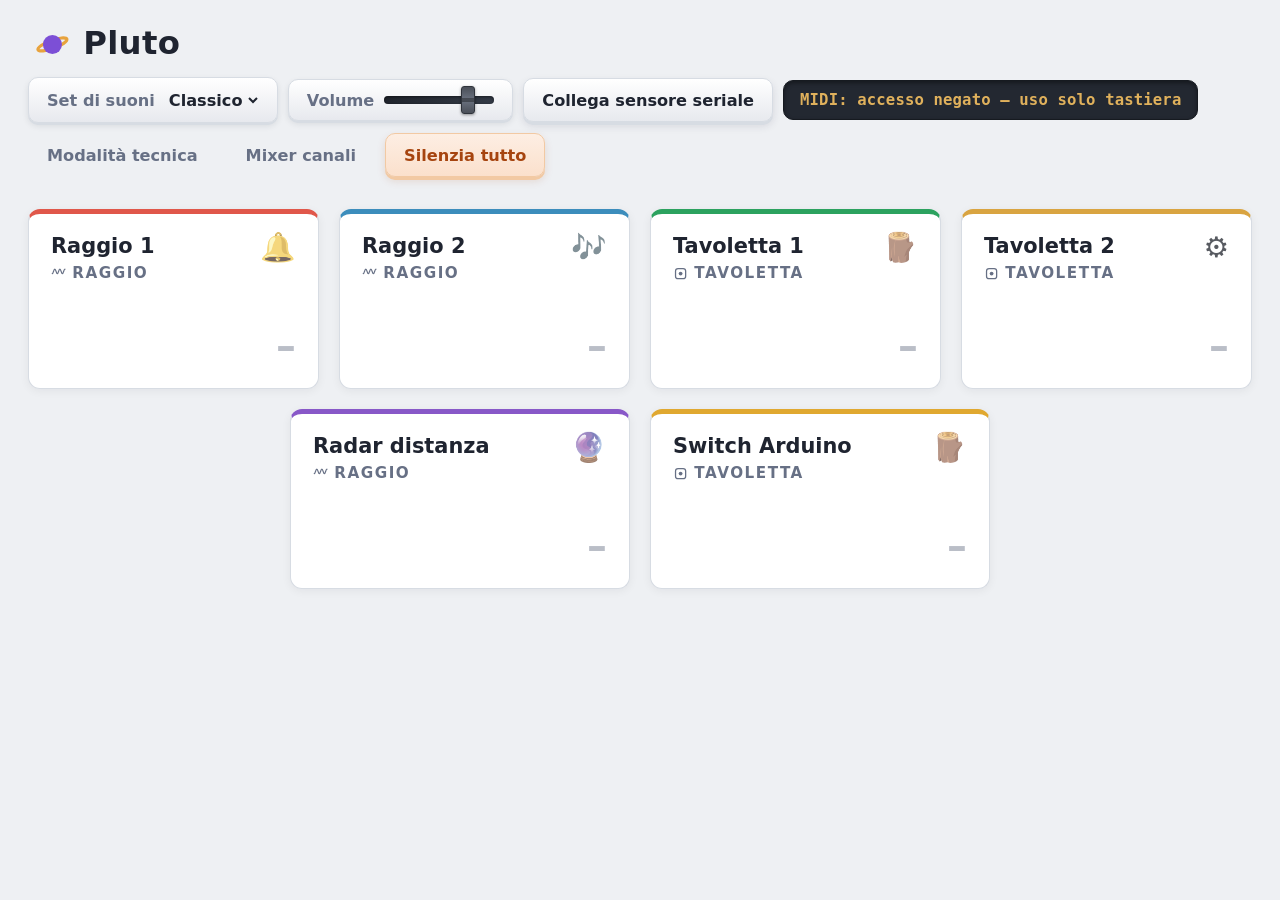
<file: software/pluto-runtime/index.html>
<!doctype html>
<html lang="it">
<head>
<meta charset="utf-8" />
<meta name="viewport" content="width=device-width, initial-scale=1" />
<title>Pluto — runtime</title>
<!-- Stesso disegno "pianeta ad anello" dell'icona dell'app Android
     (android-kiosk/app/src/main/res/drawable/ic_launcher_foreground.xml):
     stesso logo sulla Home del tablet e qui. -->
<link rel="icon" href="data:image/svg+xml,%3Csvg xmlns='http://www.w3.org/2000/svg' viewBox='0 0 100 100'%3E%3Crect width='100' height='100' rx='20' fill='%23FAF6EF'/%3E%3Cellipse cx='54' cy='54' rx='34' ry='9' fill='none' stroke='%23E8A33D' stroke-width='7' transform='rotate(-20 54 54)'/%3E%3Ccircle cx='54' cy='54' r='21' fill='%237C4FD6'/%3E%3C/svg%3E" />
<link rel="stylesheet" href="style.css" />
</head>
<body>

  <header>
    <div class="header-main">
      <h1>
        <svg class="title-mark" viewBox="0 0 100 100" aria-hidden="true">
          <ellipse cx="54" cy="54" rx="34" ry="9" fill="none" stroke="#E8A33D" stroke-width="7" transform="rotate(-20 54 54)" />
          <circle cx="54" cy="54" r="21" fill="#7C4FD6" />
        </svg>
        Pluto
      </h1>
      <div class="status-group">
        <label class="preset-picker">
          <span class="preset-picker__label">Set di suoni</span>
          <select id="presetSelect" aria-label="Set di suoni attivo"></select>
        </label>
        <label class="volume-control">
          <span class="volume-control__label">Volume</span>
          <input type="range" id="volumeSlider" class="pan-slider" min="0" max="100" value="80" aria-label="Volume generale" />
        </label>
        <button id="radarConnect" class="status-button">Collega sensore seriale</button>
        <div id="midiStatus" class="status">MIDI: inizializzazione…</div>
        <button id="techToggle" class="status-button status-button--ghost" aria-pressed="false">Modalità tecnica</button>
        <button id="mixerToggle" class="status-button status-button--ghost" aria-pressed="false">Mixer canali</button>
        <button id="stopAll" class="status-button status-button--warn">Silenzia tutto</button>
      </div>
    </div>
    <div class="window-controls">
      <button id="closeButton" class="status-button status-button--ghost" hidden>Chiudi app</button>
    </div>
  </header>

  <!-- Visibile solo dentro l'app Android (vedi initCloseButton in app.js):
       in un browser normale non c'e' nulla da "chiudere" in questo senso,
       quindi il pulsante resta nascosto. -->
  <div id="closeConfirm" class="close-confirm" hidden>
    <div class="close-confirm__box">
      <p>Chiudere l'app?</p>
      <div class="close-confirm__actions">
        <button id="closeConfirmYes" class="status-button status-button--warn">Sì, chiudi</button>
        <button id="closeConfirmNo" class="status-button status-button--ghost">Annulla</button>
      </div>
    </div>
  </div>

  <main id="stage">
    <!-- Un riquadro per ogni canale configurato: si illumina quando l'oggetto fisico viene attivato.
         Pensato come primo feedback visivo per il paziente/l'educatore; i colori vengono da config/mapping.js -->
  </main>

  <div id="mixerPanel" class="mixer-panel" hidden>
    <section>
      <div class="panel-header">
        <h2>Mixer canali</h2>
        <button type="button" id="mixerInfoBtn" class="info-btn" aria-pressed="false" aria-label="Informazioni su Mixer canali">i</button>
      </div>
      <p id="mixerInfo" class="info-popover" hidden>
        Volume, Muto, Solo e Pan per ogni sensore, per bilanciare il mix "al momento" (es. mentre si prova
        un brano) o isolare un canale con "Solo". Valido solo per questa sessione: si perde cambiando
        preset o ricaricando la pagina — per salvare Volume/Muto/Pan in modo permanente usa l'editor del
        musicista ("Solo" invece non si salva mai, e' solo un aiuto per l'ascolto).
      </p>
      <div id="mixerSliders" class="mixer-sliders"></div>
    </section>
  </div>

  <div id="debugPanel" class="debug-panel" hidden>
    <section id="midiMonitor">
      <div class="panel-header">
        <h2>Monitor MIDI grezzo</h2>
        <button type="button" id="midiInfoBtn" class="info-btn" aria-pressed="false" aria-label="Informazioni sul Monitor MIDI">i</button>
      </div>
      <p id="midiInfo" class="info-popover" hidden>
        Mostra ogni messaggio ricevuto, anche su canali non ancora configurati in <code>config/mapping.js</code>.
        Serve a scoprire su quale canale/numero manda davvero un jack dell'eobody collegandoci un sensore.
      </p>
      <div id="midiLog"></div>
    </section>

    <footer>
      <p>
        <strong>Modalita' test da tastiera</strong> (finche' non e' collegato l'eobody III):
        tasti <kbd>1</kbd>–<kbd>0</kbd> = Raggio 1, <kbd>Q</kbd>/<kbd>W</kbd> = Tavolette.
        Clicca prima sulla pagina per attivare l'audio del browser.
      </p>
      <p class="hint">Tocca un riquadro per provarne il suono (utile anche su tablet, senza tastiera).</p>
      <p class="hint">Mappatura suoni: <code>config/mapping.js</code> — modificabile senza toccare il codice.</p>
    </footer>
  </div>

  <script src="config/mapping.js"></script>
  <script src="app.js"></script>
</body>
</html>
</file>
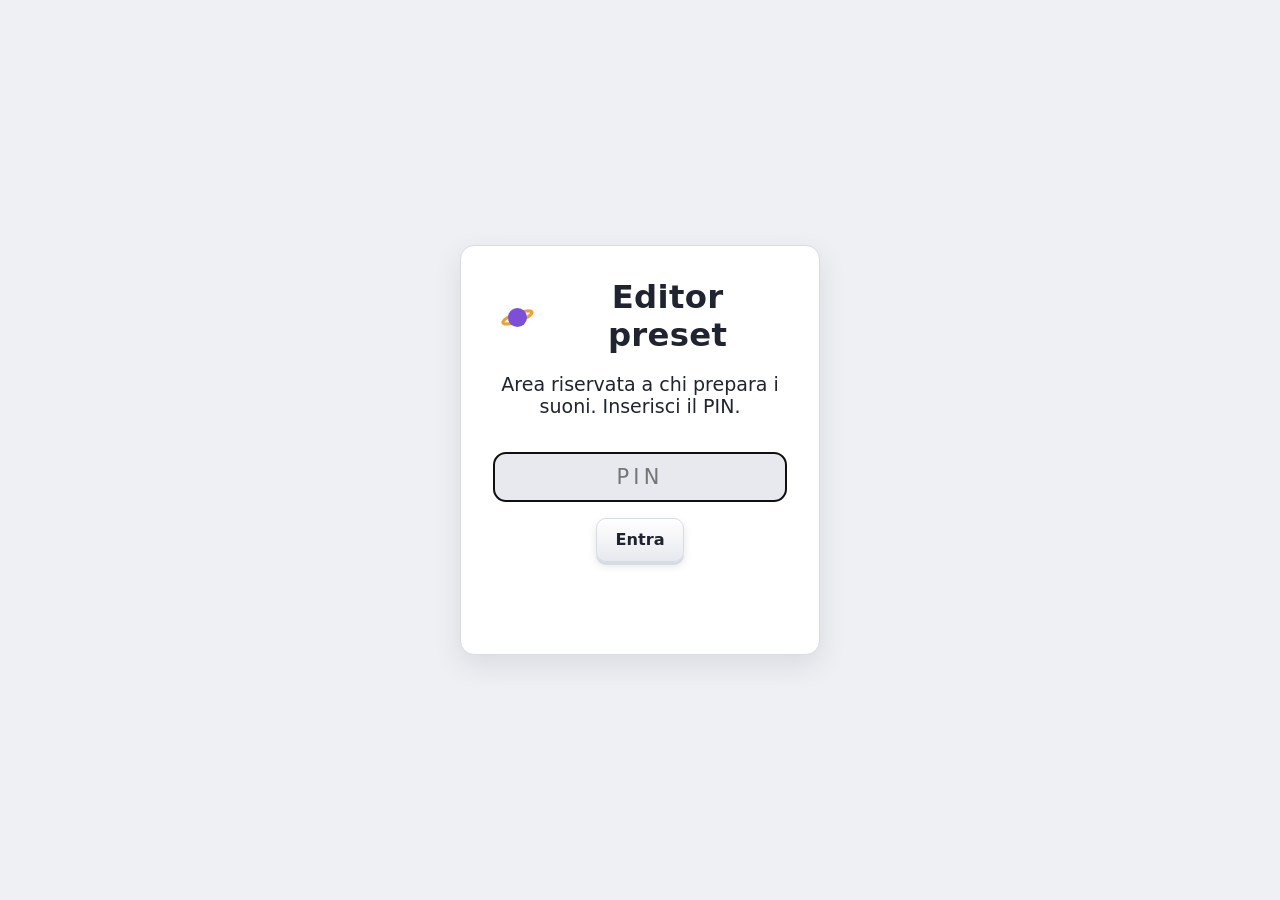
<file: software/pluto-runtime/editor.html>
<!doctype html>
<html lang="it">
<head>
<meta charset="utf-8" />
<meta name="viewport" content="width=device-width, initial-scale=1" />
<title>Pluto — editor preset</title>
<link rel="icon" href="data:image/svg+xml,%3Csvg xmlns='http://www.w3.org/2000/svg' viewBox='0 0 100 100'%3E%3Crect width='100' height='100' rx='20' fill='%23FAF6EF'/%3E%3Cellipse cx='54' cy='54' rx='34' ry='9' fill='none' stroke='%23E8A33D' stroke-width='7' transform='rotate(-20 54 54)'/%3E%3Ccircle cx='54' cy='54' r='21' fill='%237C4FD6'/%3E%3C/svg%3E" />
<link rel="stylesheet" href="style.css" />
<link rel="stylesheet" href="editor.css" />
</head>
<body class="editor-body">

  <!--
    Pagina pensata per il musicista, non per l'educatore: niente link verso
    qui dall'app principale (index.html). Protetta da un PIN semplice (vedi
    editor.js) — un deterrente contro l'apertura per sbaglio, non una vera
    sicurezza: e' tutto statico, senza server, quindi aggirabile da chi
    legge il codice sorgente.
  -->
  <div id="lockScreen" class="lock-screen">
    <div class="lock-box">
      <h1>
        <svg class="title-mark" viewBox="0 0 100 100" aria-hidden="true">
          <ellipse cx="54" cy="54" rx="34" ry="9" fill="none" stroke="#E8A33D" stroke-width="7" transform="rotate(-20 54 54)" />
          <circle cx="54" cy="54" r="21" fill="#7C4FD6" />
        </svg>
        Editor preset
      </h1>
      <p class="hint">Area riservata a chi prepara i suoni. Inserisci il PIN.</p>
      <input type="password" id="pinInput" inputmode="text" autocomplete="off" placeholder="PIN" />
      <button id="pinSubmit" class="status-button">Entra</button>
      <p id="pinError" class="lock-error"></p>
    </div>
  </div>

  <div id="editorApp" class="editor-app" hidden>
    <header>
      <div class="header-main">
        <h1>
          <svg class="title-mark" viewBox="0 0 100 100" aria-hidden="true">
            <ellipse cx="54" cy="54" rx="34" ry="9" fill="none" stroke="#E8A33D" stroke-width="7" transform="rotate(-20 54 54)" />
            <circle cx="54" cy="54" r="21" fill="#7C4FD6" />
          </svg>
          Editor preset
        </h1>
        <div class="status-group">
          <label class="preset-picker">
            <span class="preset-picker__label">Preset</span>
            <select id="presetSelect" aria-label="Preset in modifica"></select>
          </label>
          <button id="presetDuplicate" class="status-button">Duplica</button>
          <button id="presetRename" class="status-button">Rinomina</button>
          <button id="presetDelete" class="status-button status-button--warn">Elimina</button>
          <button id="presetSetDefault" class="status-button status-button--ghost">Imposta come default</button>
        </div>
      </div>
      <div class="window-controls">
        <a id="backToPlutoLink" href="index.html" class="status-button status-button--ghost">← Torna a Pluto</a>
        <button id="closeButton" class="status-button status-button--ghost" hidden>Chiudi app</button>
      </div>
    </header>

    <!-- Visibile solo dentro l'app Android (vedi initCloseButton in editor.js) -->
    <div id="closeConfirm" class="close-confirm" hidden>
      <div class="close-confirm__box">
        <p id="closeConfirmText">Chiudere l'app?</p>
        <div class="close-confirm__actions">
          <button id="closeConfirmYes" class="status-button status-button--warn">Sì, chiudi</button>
          <button id="closeConfirmNo" class="status-button status-button--ghost">Annulla</button>
        </div>
      </div>
    </div>

    <!-- Conferma per "Torna a Pluto" con modifiche non salvate: non ci si
         affida al dialogo nativo beforeunload (vedi initBackLink in
         editor.js) — nella WebView dell'app Android non viene mostrato,
         senza un WebChromeClient configurato, quindi il click sembrerebbe
         non fare nulla. -->
    <div id="leaveConfirm" class="close-confirm" hidden>
      <div class="close-confirm__box">
        <p>Ci sono modifiche non salvate. Tornare comunque a Pluto?</p>
        <div class="close-confirm__actions">
          <button id="leaveConfirmYes" class="status-button status-button--warn">Sì, torna indietro</button>
          <button id="leaveConfirmNo" class="status-button status-button--ghost">Annulla</button>
        </div>
      </div>
    </div>

    <div class="editor-layout">
      <nav id="channelTabs" class="channel-tabs" aria-label="Canali del preset"></nav>

      <section id="channelForm" class="channel-form"></section>
    </div>

    <footer class="editor-footer">
      <button id="saveButton" class="status-button status-button--active">Salva su config/mapping.js</button>
      <span id="saveStatus" class="hint"></span>
    </footer>
  </div>

  <script src="config/mapping.js"></script>
  <script src="editor.js"></script>
</body>
</html>
</file>
<file: software/pluto-runtime/style.css>
:root {
  color-scheme: light;
  --bg: #eef0f3;
  --panel: #ffffff;
  --panel-soft: #e7e9ee;
  --text: #1f2430;
  --muted: #677085;
  --accent: #3a5a99;
  --accent-soft: #e5ecf6;
  --border: #d7dce3;
  --display-bg: #232831;
  --display-text: #cdd6e3;
  --display-border: #161a20;
}

* { box-sizing: border-box; }

html { font-size: 16px; }

/* su schermi piu' larghi (tablet in orizzontale) tutto un filo piu' grande,
   per restare comodo da leggere/toccare a distanza */
@media (min-width: 900px) {
  html { font-size: 19px; }
}

body {
  margin: 0;
  min-height: 100vh;
  display: flex;
  flex-direction: column;
  color: var(--text);
  font-family: "Segoe UI", system-ui, -apple-system, "Noto Sans", sans-serif;
  background: var(--bg);
  -webkit-tap-highlight-color: transparent;
}

header {
  display: flex;
  align-items: flex-start;
  justify-content: space-between;
  gap: 12px;
  padding: 20px 28px;
}

/* Titolo + controlli principali: wrappano insieme su schermi stretti. I
   controlli di finestra (Chiudi/Torna) stanno in un gruppo separato (vedi
   .window-controls), ancorato sempre in alto a destra, cosi' non si
   spostano quando questo gruppo va a capo. */
.header-main {
  display: flex;
  flex-wrap: wrap;
  align-items: center;
  gap: 12px;
  flex: 1 1 auto;
  min-width: 0;
}

h1 {
  margin: 0;
  font-size: 1.7rem;
  font-weight: 800;
  letter-spacing: 0.01em;
  display: flex;
  align-items: center;
  gap: 10px;
  color: var(--text);
}

.title-mark { width: 1.4em; height: 1.4em; flex-shrink: 0; }

.status-group {
  display: flex;
  flex-wrap: wrap;
  align-items: center;
  gap: 10px;
}

/* Come una barra del titolo di un programma a finestra: Chiudi (e, nell'
   editor, Torna a Pluto) restano sempre nell'angolo in alto a destra,
   mai dentro al flusso di .status-group che puo' andare a capo. */
.window-controls {
  display: flex;
  gap: 8px;
  flex-shrink: 0;
}

.preset-picker {
  display: flex;
  align-items: center;
  gap: 8px;
  font-size: 0.85rem;
  font-weight: 700;
  color: var(--muted);
  background: linear-gradient(to bottom, #ffffff, var(--panel-soft));
  border: 1px solid var(--border);
  border-radius: 10px;
  padding: 6px 16px 6px 18px;
  box-shadow: 0 2px 0 var(--border), 0 3px 6px rgba(31, 36, 48, 0.1);
}

.preset-picker select {
  font: inherit;
  font-size: 0.85rem;
  font-weight: 700;
  color: var(--text);
  background: transparent;
  border: none;
  padding: 4px 2px;
  min-height: 32px;
  cursor: pointer;
}

.volume-control {
  display: flex;
  align-items: center;
  gap: 10px;
  font-size: 0.85rem;
  font-weight: 700;
  color: var(--muted);
  background: linear-gradient(to bottom, #ffffff, var(--panel-soft));
  border: 1px solid var(--border);
  border-radius: 10px;
  padding: 6px 18px;
  box-shadow: 0 2px 0 var(--border), 0 3px 6px rgba(31, 36, 48, 0.1);
}

.volume-control .pan-slider {
  width: 110px;
  flex: 0 0 auto;
  min-width: 0;
}

/* Display di sola lettura (stato, non un controllo): incassato e scuro,
   come il quadrante di uno strumento — ben distinto dai pulsanti/slider
   in rilievo, cosi' si capisce a colpo d'occhio cosa si puo' toccare e
   cosa invece e' solo un'informazione. */
.status,
#radarConnect:disabled {
  font-family: "Consolas", "SF Mono", monospace;
  font-size: 0.82rem;
  font-weight: 600;
  letter-spacing: 0.01em;
  color: var(--display-text);
  padding: 10px 16px;
  border-radius: 10px;
  background: var(--display-bg);
  border: 1px solid var(--display-border);
  box-shadow: inset 0 2px 4px rgba(0, 0, 0, 0.4);
}

.status.ok { color: #7fd9a0; }
.status.warn { color: #e0b15c; }

/* "Tasto fisico": un rilievo sotto (il "bordo" piu' scuro, simile alla
   base su cui poggia un vero pulsante) piu' un'ombra ambientale per la
   profondita'. Alla pressione (:active) o se resta impegnato (--active,
   vedi Muto/Solo/Modalita' tecnica ecc.) il rilievo si assottiglia e il
   tasto scende, come se affondasse davvero nella sua sede. */
.status-button {
  font: inherit;
  font-size: 0.85rem;
  font-weight: 700;
  color: var(--text);
  background: linear-gradient(to bottom, #ffffff, var(--panel-soft));
  border: 1px solid var(--border);
  border-radius: 10px;
  padding: 10px 18px;
  min-height: 44px; /* dimensione comoda per il tocco, non solo per il mouse */
  cursor: pointer;
  box-shadow: 0 3px 0 var(--border), 0 4px 8px rgba(43, 36, 64, 0.12);
  transition: background-color 120ms ease, transform 80ms ease, box-shadow 80ms ease;
}

.status-button:hover:not(:disabled) { background: linear-gradient(to bottom, #ffffff, var(--panel)); }

.status-button:active:not(:disabled) {
  transform: translateY(3px);
  box-shadow: 0 0 0 var(--border), 0 1px 2px rgba(43, 36, 64, 0.12);
}

.status-button:disabled { color: var(--muted); cursor: default; box-shadow: none; }

.status-button--ghost {
  background: transparent;
  color: var(--muted);
  border-color: transparent;
  box-shadow: none;
}

.status-button--ghost:hover:not(:disabled) {
  background: var(--panel);
  border-color: var(--border);
}

.status-button--ghost:active:not(:disabled) {
  transform: translateY(1px);
  box-shadow: none;
}

/* Impegnato (es. "Mixer canali" aperto): resta visivamente "premuto", non
   solo colorato diverso — un'ombra interna al posto del rilievo esterno. */
.status-button--ghost.status-button--active {
  color: var(--accent);
  border-color: var(--accent);
  background: var(--accent-soft);
  box-shadow: inset 0 1px 3px rgba(58, 90, 153, 0.35);
  transform: translateY(1px);
}

/* "Silenzia tutto": un pulsante di sicurezza, colorato apposta per
   distinguerlo a colpo d'occhio dagli altri controlli (non uno stato da
   attivare/disattivare come gli altri, e' un'azione immediata). */
.status-button--warn {
  color: #a6440f;
  background: linear-gradient(to bottom, #fdeee3, #fbe0cc);
  border-color: #f2c9a3;
  box-shadow: 0 3px 0 #f2c9a3, 0 4px 8px rgba(166, 68, 15, 0.15);
}

.status-button--warn:hover:not(:disabled) { background: linear-gradient(to bottom, #fdeee3, #f7d4b0); }

.status-button--warn:active:not(:disabled) {
  box-shadow: 0 0 0 #f2c9a3, 0 1px 2px rgba(166, 68, 15, 0.15);
}

main#stage {
  flex: 1;
  display: flex;
  flex-wrap: wrap;
  justify-content: center;
  align-content: flex-start;
  gap: 20px;
  padding: 12px 28px 32px;
}

.channel-tile {
  background: var(--panel);
  border-radius: 12px;
  padding: 20px 22px;
  min-height: 180px;
  flex: 1 1 260px;
  max-width: 340px;
  display: flex;
  flex-direction: column;
  justify-content: space-between;
  /* Il colore del canale e' una sottile barra in alto, come l'etichetta
     di un canale su un mixer — non un bordo intero: basta per riconoscere
     il canale a colpo d'occhio senza colorare tutto il riquadro. */
  border: 1px solid var(--border);
  border-top: 5px solid var(--tile-color);
  box-shadow: 0 2px 10px rgba(20, 24, 32, 0.06);
  position: relative;
  overflow: hidden;
  cursor: pointer; /* "tocca per provare", vedi previewChannel in app.js */
  transition: border-color 80ms linear, box-shadow 80ms linear, transform 150ms ease, background-color 80ms linear;
}

.channel-tile:hover { box-shadow: 0 4px 16px rgba(20, 24, 32, 0.1); }
.channel-tile:active { transform: scale(0.98); }

.channel-tile__top {
  display: flex;
  align-items: flex-start;
  justify-content: space-between;
  gap: 10px;
}

.icon-emoji {
  font-size: 1.5rem;
  line-height: 1;
  opacity: 0.75;
  filter: grayscale(0.25);
}

.channel-tile .label {
  font-size: 1.1rem;
  font-weight: 800;
  color: var(--text);
}

.channel-tile .type {
  display: flex;
  align-items: center;
  gap: 6px;
  color: var(--muted);
  font-size: 0.8rem;
  font-weight: 700;
  text-transform: uppercase;
  letter-spacing: 0.1em;
  margin-top: 6px;
}

.type-icon {
  width: 1em;
  height: 1em;
  flex-shrink: 0;
}

.channel-tile .note {
  font-size: 2.1rem;
  font-weight: 800;
  font-variant-numeric: tabular-nums;
  align-self: flex-end;
  color: var(--muted);
  opacity: 0.45;
  transition: opacity 80ms linear, color 80ms linear;
}

/* .active viene aggiunta/rimossa via JS a ogni nota — il feedback immediato
   che un sensore e' stato attivato: un tint leggero del colore del canale,
   un bordo piu' marcato e la nota in evidenza, senza riempire tutto il
   riquadro di colore pieno. */
.channel-tile.active {
  background-color: color-mix(in srgb, var(--tile-color) 10%, var(--panel));
  border-color: color-mix(in srgb, var(--tile-color) 55%, var(--border));
  border-top-color: var(--tile-color);
  box-shadow: 0 4px 16px color-mix(in srgb, var(--tile-color) 30%, transparent);
  transform: scale(1.01);
}

.channel-tile.active .label { color: var(--text); }

.channel-tile.active .type {
  color: color-mix(in srgb, var(--tile-color) 65%, var(--muted));
  opacity: 1;
}

.channel-tile.active .note {
  color: color-mix(in srgb, var(--tile-color) 80%, var(--text));
  opacity: 1;
}

.channel-tile.active .icon-emoji { opacity: 1; filter: none; }

.debug-panel,
.mixer-panel {
  padding: 0 28px 24px;
}

#midiMonitor,
.mixer-panel section {
  padding: 16px 20px;
  background: var(--panel);
  border: 1px solid var(--border);
  border-radius: 12px;
}

.panel-header {
  display: flex;
  align-items: center;
  gap: 8px;
  margin: 0 0 4px;
}

#midiMonitor h2,
.mixer-panel h2,
.panel-header h2 {
  margin: 0;
  font-size: 1rem;
}

/* Pulsante "i": apre/chiude la spiegazione del pannello (vedi
   .info-popover), invece di tenerla sempre visibile come testo fisso. */
.info-btn {
  width: 22px;
  height: 22px;
  flex-shrink: 0;
  border-radius: 50%;
  border: 1px solid var(--border);
  background: var(--panel-soft);
  color: var(--muted);
  font-size: 0.75rem;
  font-weight: 800;
  font-style: italic;
  font-family: Georgia, "Times New Roman", serif;
  line-height: 1;
  cursor: pointer;
  display: inline-flex;
  align-items: center;
  justify-content: center;
  padding: 0;
}

.info-btn:hover { background: var(--border); }

.info-btn[aria-pressed="true"] {
  color: #fff;
  background: var(--accent);
  border-color: var(--accent);
}

.info-popover {
  margin: 0 0 12px;
  padding: 10px 14px;
  background: var(--panel-soft);
  border: 1px solid var(--border);
  border-radius: 10px;
  font-size: 0.85rem;
  color: var(--muted);
  line-height: 1.5;
}

.info-popover[hidden] { display: none; }

.mixer-sliders {
  display: flex;
  flex-direction: column;
  gap: 10px;
  margin-top: 12px;
}

.mixer-row {
  display: flex;
  flex-direction: column;
  gap: 8px;
  padding: 10px 14px;
  border-radius: 10px;
  background: var(--panel-soft);
}

.mixer-row__head {
  display: flex;
  align-items: center;
  gap: 10px;
}

.mixer-row__label {
  flex: 1;
  font-weight: 700;
  font-size: 0.9rem;
}

.mixer-mini-btn {
  font: inherit;
  font-size: 0.75rem;
  font-weight: 700;
  color: var(--muted);
  background: linear-gradient(to bottom, #ffffff, var(--panel-soft));
  border: 1px solid var(--border);
  border-radius: 8px;
  padding: 5px 14px;
  min-height: 32px;
  cursor: pointer;
  box-shadow: 0 2px 0 var(--border), 0 3px 5px rgba(43, 36, 64, 0.12);
  transition: background-color 120ms ease, transform 80ms ease, box-shadow 80ms ease;
}

.mixer-mini-btn:hover { background: linear-gradient(to bottom, #ffffff, var(--panel)); }

.mixer-mini-btn:active {
  transform: translateY(2px);
  box-shadow: 0 0 0 var(--border);
}

/* Impegnato: il tasto resta "premuto" (ombra interna, non piu' in
   rilievo) oltre che acceso di colore — come un vero mute/solo da mixer. */
.mixer-mini-btn--active[data-role="mute"] {
  color: #a6440f;
  background: linear-gradient(to bottom, #fdeee3, #fbe0cc);
  border-color: #f2c9a3;
  box-shadow: inset 0 1px 3px rgba(166, 68, 15, 0.3);
  transform: translateY(2px);
}

.mixer-mini-btn--active[data-role="solo"] {
  color: var(--accent);
  background: var(--accent-soft);
  border-color: var(--accent);
  box-shadow: inset 0 1px 3px rgba(58, 90, 153, 0.35);
  transform: translateY(2px);
}

.mixer-slider-row {
  display: flex;
  align-items: center;
  gap: 10px;
}

.mixer-slider-row__label {
  flex: 0 0 56px;
  font-size: 0.8rem;
  font-weight: 700;
  color: var(--muted);
}

.mixer-slider-row__value {
  flex: 0 0 40px;
  text-align: right;
  font-size: 0.85rem;
  font-weight: 700;
  color: var(--muted);
  font-variant-numeric: tabular-nums;
}

.mixer-row__body {
  display: flex;
  align-items: center;
  gap: 16px;
}

.mixer-row__body .mixer-slider-row {
  flex: 1;
}

/* Fader verticale in stile "mixer da studio" (vedi screenshot condiviso in
   chat): stesso <input type="range"> di sempre, solo ruotato — nessuna
   logica diversa, cambia solo l'aspetto. Usato per Volume (app ed editor) e
   per l'equalizzatore (solo editor): controlli di "livello", dove un
   movimento verso l'alto = valore piu' alto e' intuitivo. Il Pan resta
   orizzontale di proposito: e' un bilanciamento sinistra/destra, non un
   livello, e l'orientamento orizzontale lo rappresenta meglio. */
.fader-strip-group__label {
  display: block;
  margin-bottom: 6px;
  font-size: 0.8rem;
  font-weight: 700;
  color: var(--muted);
  text-transform: uppercase;
  letter-spacing: 0.06em;
}

.fader-strip {
  display: flex;
  gap: 20px;
  flex-wrap: wrap;
}

.fader {
  display: flex;
  flex-direction: column;
  align-items: center;
  gap: 8px;
  width: 64px;
}

.fader__label {
  font-size: 0.75rem;
  font-weight: 700;
  color: var(--muted);
  text-transform: uppercase;
  letter-spacing: 0.03em;
}

.fader__track {
  position: relative;
  height: 130px;
  width: 36px;
  display: flex;
  align-items: center;
  justify-content: center;
}

/* Tacche di graduazione dietro la scanalatura, decorative (come su un
   mixer vero) — una riga di trattini a intervalli regolari. */
.fader__track::before {
  content: "";
  position: absolute;
  top: 10px;
  bottom: 10px;
  width: 14px;
  background-image: repeating-linear-gradient(
    to bottom,
    var(--border) 0,
    var(--border) 1px,
    transparent 1px,
    transparent 13px
  );
  pointer-events: none;
}

.fader__track input[type="range"] {
  width: 130px; /* diventa la lunghezza verticale dopo la rotazione */
  height: 36px; /* diventa la larghezza orizzontale della maniglia */
  margin: 0;
  transform: rotate(-90deg);
  cursor: pointer;
  -webkit-appearance: none;
  appearance: none;
  background: transparent;
  position: relative;
  z-index: 1;
}

/* Scanalatura incassata, non il trattino sottile di uno slider standard. */
.fader__track input[type="range"]::-webkit-slider-runnable-track {
  height: 8px;
  border-radius: 4px;
  background: linear-gradient(to bottom, #20242c, #333a46);
  box-shadow: inset 0 1px 3px rgba(0, 0, 0, 0.5);
}

.fader__track input[type="range"]::-moz-range-track {
  height: 8px;
  border-radius: 4px;
  background: linear-gradient(to bottom, #20242c, #333a46);
  box-shadow: inset 0 1px 3px rgba(0, 0, 0, 0.5);
}

/* Maniglia larga, come il cursore di un fader vero — non il pallino di
   uno slider standard: piu' stretta nel senso dello scorrimento, piu'
   larga nell'altro, con una riga centrale che fa da "presa". */
.fader__track input[type="range"]::-webkit-slider-thumb {
  -webkit-appearance: none;
  width: 14px;
  height: 36px;
  margin-top: -14px;
  border-radius: 3px;
  border: 1px solid #2f333b;
  background:
    linear-gradient(to right, transparent 0%, transparent 42%, rgba(0, 0, 0, 0.35) 42%, rgba(0, 0, 0, 0.35) 58%, transparent 58%, transparent 100%),
    linear-gradient(to right, #4a4f58, #6b7280, #4a4f58);
  box-shadow: 0 1px 3px rgba(0, 0, 0, 0.4);
}

.fader__track input[type="range"]::-moz-range-thumb {
  width: 14px;
  height: 36px;
  border-radius: 3px;
  border: 1px solid #2f333b;
  background:
    linear-gradient(to right, transparent 0%, transparent 42%, rgba(0, 0, 0, 0.35) 42%, rgba(0, 0, 0, 0.35) 58%, transparent 58%, transparent 100%),
    linear-gradient(to right, #4a4f58, #6b7280, #4a4f58);
  box-shadow: 0 1px 3px rgba(0, 0, 0, 0.4);
}

.fader__value {
  font-size: 0.8rem;
  font-weight: 700;
  color: var(--muted);
  font-variant-numeric: tabular-nums;
}

/* Pan: la stessa scanalatura/maniglia del fader, ma orizzontale (niente
   rotazione) — condivisa tra il mixer dell'app e l'editor del musicista,
   cosi' lo stile resta identico ovunque. */
.pan-slider {
  flex: 1 1 160px;
  min-width: 120px;
  height: 28px;
  margin: 0;
  cursor: pointer;
  -webkit-appearance: none;
  appearance: none;
  background: transparent;
}

.pan-slider::-webkit-slider-runnable-track {
  height: 8px;
  border-radius: 4px;
  background: linear-gradient(to right, #20242c, #333a46);
  box-shadow: inset 0 1px 3px rgba(0, 0, 0, 0.5);
}

.pan-slider::-moz-range-track {
  height: 8px;
  border-radius: 4px;
  background: linear-gradient(to right, #20242c, #333a46);
  box-shadow: inset 0 1px 3px rgba(0, 0, 0, 0.5);
}

.pan-slider::-webkit-slider-thumb {
  -webkit-appearance: none;
  width: 14px;
  height: 28px;
  margin-top: -10px;
  border-radius: 3px;
  border: 1px solid #2f333b;
  background:
    linear-gradient(to bottom, transparent 0%, transparent 42%, rgba(0, 0, 0, 0.35) 42%, rgba(0, 0, 0, 0.35) 58%, transparent 58%, transparent 100%),
    linear-gradient(to bottom, #4a4f58, #6b7280, #4a4f58);
  box-shadow: 0 1px 3px rgba(0, 0, 0, 0.4);
}

.pan-slider::-moz-range-thumb {
  width: 14px;
  height: 28px;
  border-radius: 3px;
  border: 1px solid #2f333b;
  background:
    linear-gradient(to bottom, transparent 0%, transparent 42%, rgba(0, 0, 0, 0.35) 42%, rgba(0, 0, 0, 0.35) 58%, transparent 58%, transparent 100%),
    linear-gradient(to bottom, #4a4f58, #6b7280, #4a4f58);
  box-shadow: 0 1px 3px rgba(0, 0, 0, 0.4);
}

/* Variante piu' compatta per il pannello Mixer canali dell'app (piu'
   canali visibili insieme, meno spazio verticale a disposizione). */
.fader--compact {
  width: 56px;
}

.fader--compact .fader__track {
  height: 80px;
}

.fader--compact .fader__track input[type="range"] {
  width: 80px;
  height: 30px;
}

.fader--compact .fader__track input[type="range"]::-webkit-slider-thumb {
  height: 30px;
  margin-top: -11px;
}

.fader--compact .fader__track input[type="range"]::-moz-range-thumb {
  height: 30px;
}

#midiLog {
  margin-top: 10px;
  max-height: 160px;
  overflow-y: auto;
  font-family: "Consolas", "SF Mono", monospace;
  font-size: 0.82rem;
  color: var(--display-text);
  background: var(--display-bg);
  border: 1px solid var(--display-border);
  box-shadow: inset 0 2px 6px rgba(0, 0, 0, 0.4);
  border-radius: 10px;
  padding: 8px 12px;
}

#midiLog div {
  padding: 1px 0;
  white-space: nowrap;
}

#midiLog:empty::before {
  content: "In attesa di messaggi MIDI…";
  color: #6b7482;
}

footer {
  padding: 16px 0 0;
  color: var(--muted);
  font-size: 0.85rem;
}

/* Conferma per il pulsante "Chiudi" (app.js/editor.js): non usiamo
   window.confirm() nativo perche' la WebView dell'app Android non ha un
   WebChromeClient configurato e potrebbe non mostrarlo. */
.close-confirm {
  position: fixed;
  inset: 0;
  background: rgba(43, 36, 64, 0.5);
  display: flex;
  align-items: center;
  justify-content: center;
  padding: 24px;
  z-index: 100;
}

.close-confirm[hidden] { display: none !important; }

.close-confirm__box {
  background: var(--panel);
  border-radius: 14px;
  padding: 28px;
  max-width: 340px;
  width: 100%;
  text-align: center;
  box-shadow: 0 10px 28px rgba(43, 36, 64, 0.2);
}

.close-confirm__box p {
  margin: 0 0 20px;
  font-weight: 700;
  color: var(--text);
}

.close-confirm__actions {
  display: flex;
  justify-content: center;
  gap: 12px;
}

footer p { margin: 4px 0; }
kbd {
  background: var(--panel-soft);
  border-radius: 4px;
  padding: 1px 6px;
  font-family: inherit;
}
.hint code {
  background: var(--panel-soft);
  border-radius: 4px;
  padding: 1px 6px;
}
</file>
<file: software/pluto-runtime/editor.css>
/* Stili aggiuntivi per editor.html, sopra a style.css (riusato per header,
   pulsanti, variabili colore: qui solo cio' che e' specifico dell'editor). */

.editor-body {
  background: var(--bg);
}

/* L'attributo [hidden] deve vincere sempre, anche sulle regole display
   sotto (altrimenti lock-screen e editor-app restano visibili insieme). */
#lockScreen[hidden],
#editorApp[hidden] {
  display: none !important;
}

.lock-screen {
  min-height: 100vh;
  display: flex;
  align-items: center;
  justify-content: center;
  padding: 24px;
}

.lock-box {
  background: var(--panel);
  border: 1px solid var(--border);
  border-radius: 14px;
  padding: 32px;
  max-width: 360px;
  width: 100%;
  text-align: center;
  box-shadow: 0 10px 28px rgba(43, 36, 64, 0.1);
}

.lock-box h1 {
  justify-content: center;
  margin-bottom: 8px;
}

.lock-box input {
  font: inherit;
  font-size: 1.1rem;
  text-align: center;
  letter-spacing: 0.2em;
  width: 100%;
  padding: 12px;
  margin: 16px 0;
  border: 1px solid var(--border);
  border-radius: 12px;
  background: var(--panel-soft);
  color: var(--text);
}

.lock-error {
  color: #a6440f;
  min-height: 1.2em;
}

header a.status-button {
  display: inline-flex;
  align-items: center;
  text-decoration: none;
}

.editor-layout {
  display: flex;
  gap: 20px;
  padding: 0 28px 24px;
  align-items: flex-start;
  flex-wrap: wrap;
}

.channel-tabs {
  display: flex;
  flex-direction: column;
  gap: 8px;
  flex: 0 0 200px;
}

.channel-tab {
  font: inherit;
  text-align: left;
  padding: 12px 16px;
  border-radius: 10px;
  border: 1px solid var(--border);
  background: var(--panel);
  cursor: pointer;
  font-weight: 700;
}

.channel-tab .channel-tab__type {
  display: block;
  font-size: 0.75rem;
  font-weight: 600;
  color: var(--muted);
  text-transform: uppercase;
  letter-spacing: 0.08em;
}

.channel-tab.active {
  border-color: var(--accent);
  background: var(--accent-soft);
  color: var(--accent);
}

.channel-form {
  flex: 1 1 420px;
  background: var(--panel);
  border: 1px solid var(--border);
  border-radius: 14px;
  padding: 24px;
  display: grid;
  gap: 16px;
}

.field {
  display: grid;
  gap: 6px;
}

.field label {
  font-size: 0.8rem;
  font-weight: 700;
  color: var(--muted);
  text-transform: uppercase;
  letter-spacing: 0.06em;
}

.field input[type="text"],
.field select,
.field input[type="number"] {
  font: inherit;
  padding: 10px 12px;
  border: 1px solid var(--border);
  border-radius: 10px;
  background: var(--panel-soft);
  color: var(--text);
}

.field input[type="checkbox"] {
  accent-color: var(--accent);
  width: 20px;
  height: 20px;
  cursor: pointer;
}

.field input[type="color"] {
  width: 64px;
  height: 40px;
  padding: 2px;
  border: 1px solid var(--border);
  border-radius: 10px;
  background: var(--panel-soft);
}

.field-row {
  display: flex;
  gap: 16px;
  flex-wrap: wrap;
}

.field-row .field { flex: 1 1 140px; }

.note-chips {
  display: flex;
  flex-wrap: wrap;
  gap: 8px;
  margin-bottom: 8px;
}

.note-chip {
  display: inline-flex;
  align-items: center;
  gap: 6px;
  background: var(--panel-soft);
  border: 1px solid var(--border);
  border-radius: 999px;
  padding: 4px 6px 4px 12px;
  font-weight: 700;
  font-size: 0.85rem;
}

.note-chip button {
  font: inherit;
  border: none;
  background: transparent;
  color: var(--muted);
  cursor: pointer;
  font-size: 1rem;
  line-height: 1;
  padding: 2px 6px;
}

.note-add {
  display: flex;
  gap: 8px;
  align-items: center;
  flex-wrap: wrap;
}

.read-only-value {
  padding: 10px 12px;
  color: var(--text);
  font-weight: 700;
}

.preview-row {
  display: flex;
  justify-content: flex-end;
}

.editor-footer {
  padding: 0 28px 32px;
  display: flex;
  align-items: center;
  gap: 16px;
}
</file>
